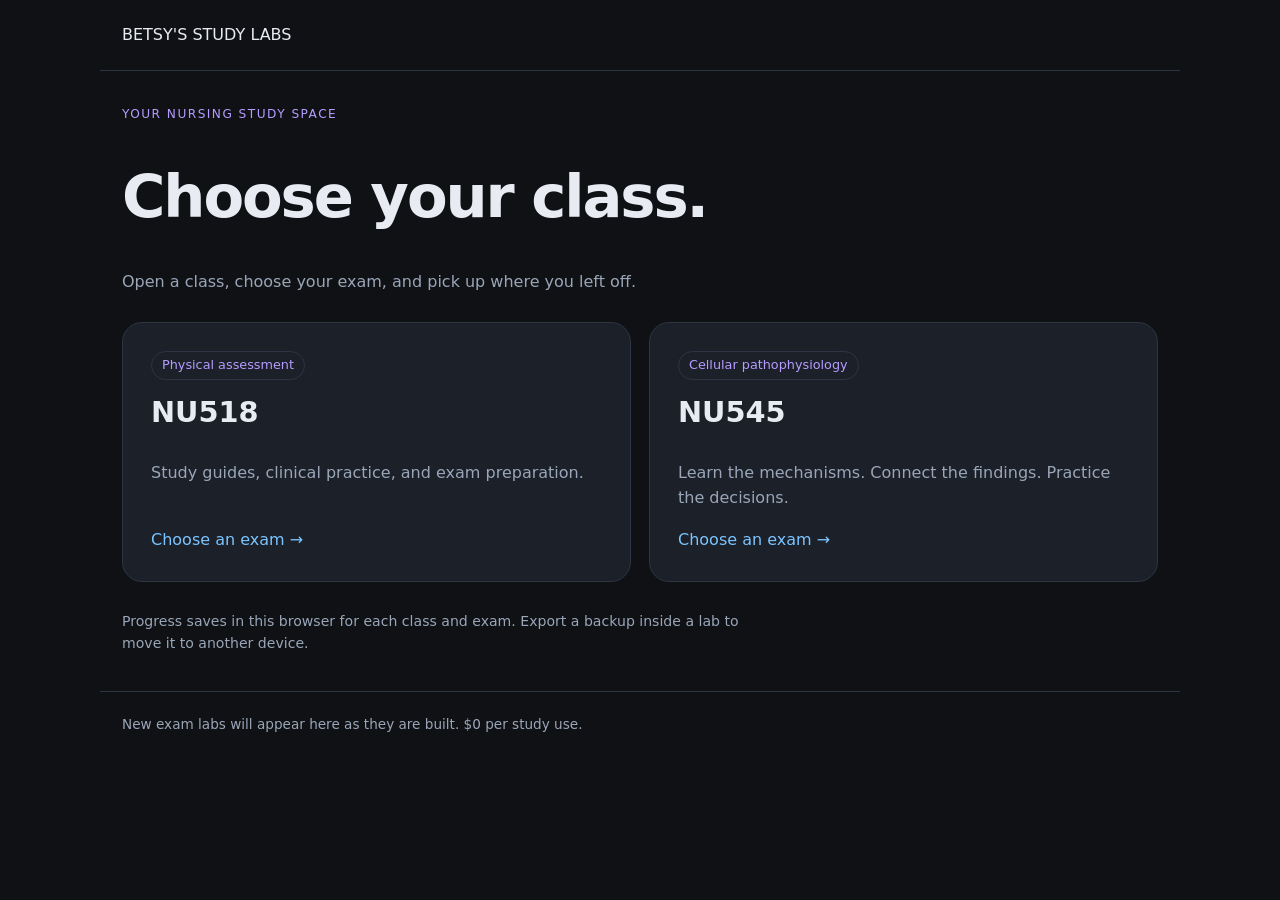
<file: site/index.html>
<!doctype html><html lang="en"><head><meta charset="utf-8"><meta name="viewport" content="width=device-width,initial-scale=1"><title>Mom's Study Labs</title><meta name="description" content="Choose your nursing class and exam study lab."><link rel="stylesheet" href="css/portal.css"><link rel="icon" href="data:,"></head><body><header>BETSY'S STUDY LABS</header><main><p class="eyebrow">Your nursing study space</p><h1>Choose your class.</h1><p>Open a class, choose your exam, and pick up where you left off.</p><div class="grid"><a class="card" href="nu518/"><span class="badge">Physical assessment</span><h2>NU518</h2><p>Study guides, clinical practice, and exam preparation.</p><span class="go">Choose an exam →</span></a><a class="card" href="nu545/"><span class="badge">Cellular pathophysiology</span><h2>NU545</h2><p>Learn the mechanisms. Connect the findings. Practice the decisions.</p><span class="go">Choose an exam →</span></a></div><p class="small">Progress saves in this browser for each class and exam. Export a backup inside a lab to move it to another device.</p></main><footer>New exam labs will appear here as they are built. $0 per study use.</footer><script>if(['home','guide','practice','review','cases','boss','mock','progress','sources','evidence','data'].includes(location.hash.slice(1).split('/')[0]))location.replace('nu518/exam2/'+location.hash);</script></body></html>
</file>
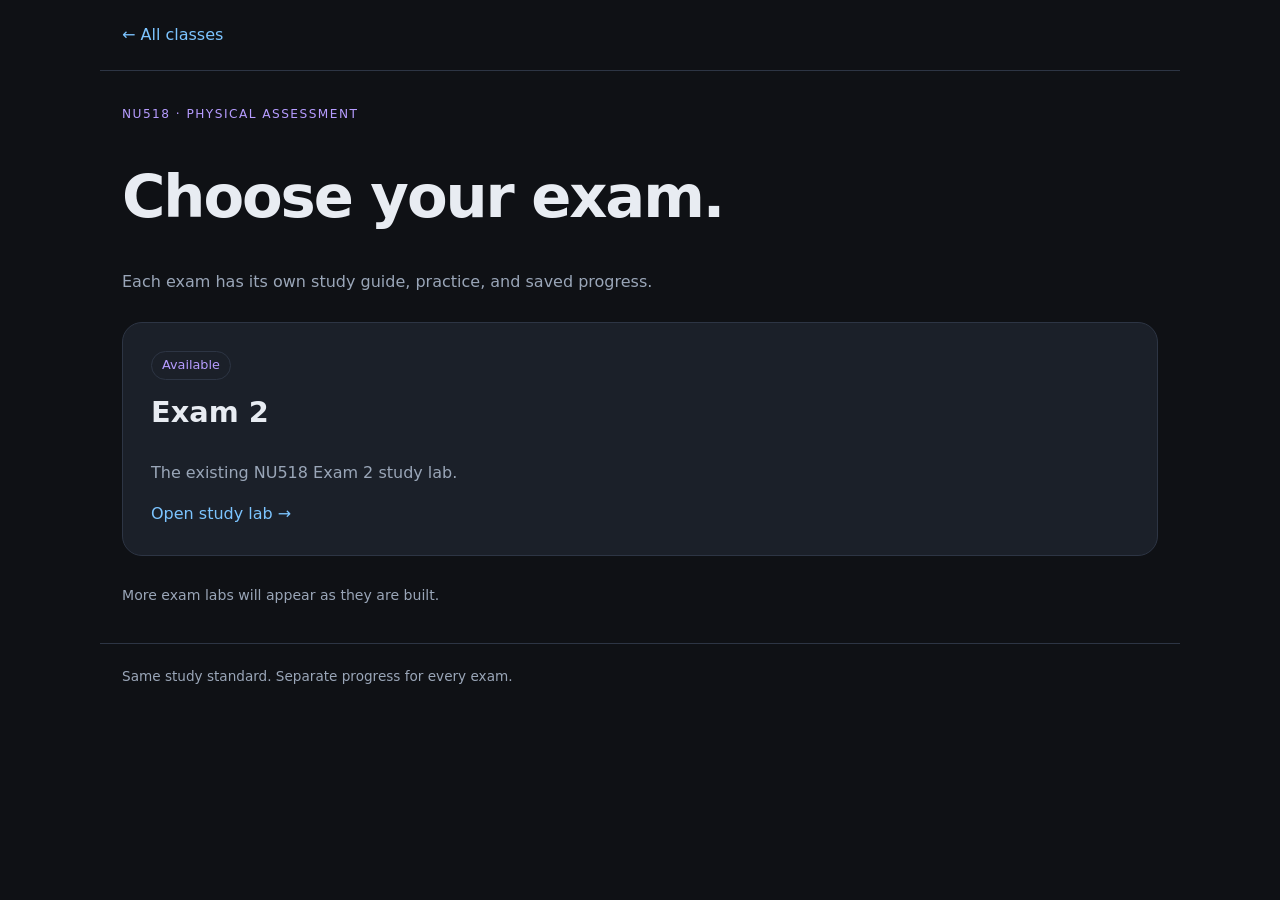
<file: site/nu518/index.html>
<!doctype html><html lang="en"><head><meta charset="utf-8"><meta name="viewport" content="width=device-width,initial-scale=1"><title>NU518 · Exam labs</title><link rel="stylesheet" href="../css/portal.css"><link rel="icon" href="data:,"></head><body><header><a href="../">← All classes</a></header><main><p class="eyebrow">NU518 · Physical Assessment</p><h1>Choose your exam.</h1><p>Each exam has its own study guide, practice, and saved progress.</p><div class="grid"><a class="card" href="exam2/"><span class="badge">Available</span><h2>Exam 2</h2><p>The existing NU518 Exam 2 study lab.</p><span class="go">Open study lab →</span></a></div><p class="small">More exam labs will appear as they are built.</p></main><footer>Same study standard. Separate progress for every exam.</footer></body></html>
</file>
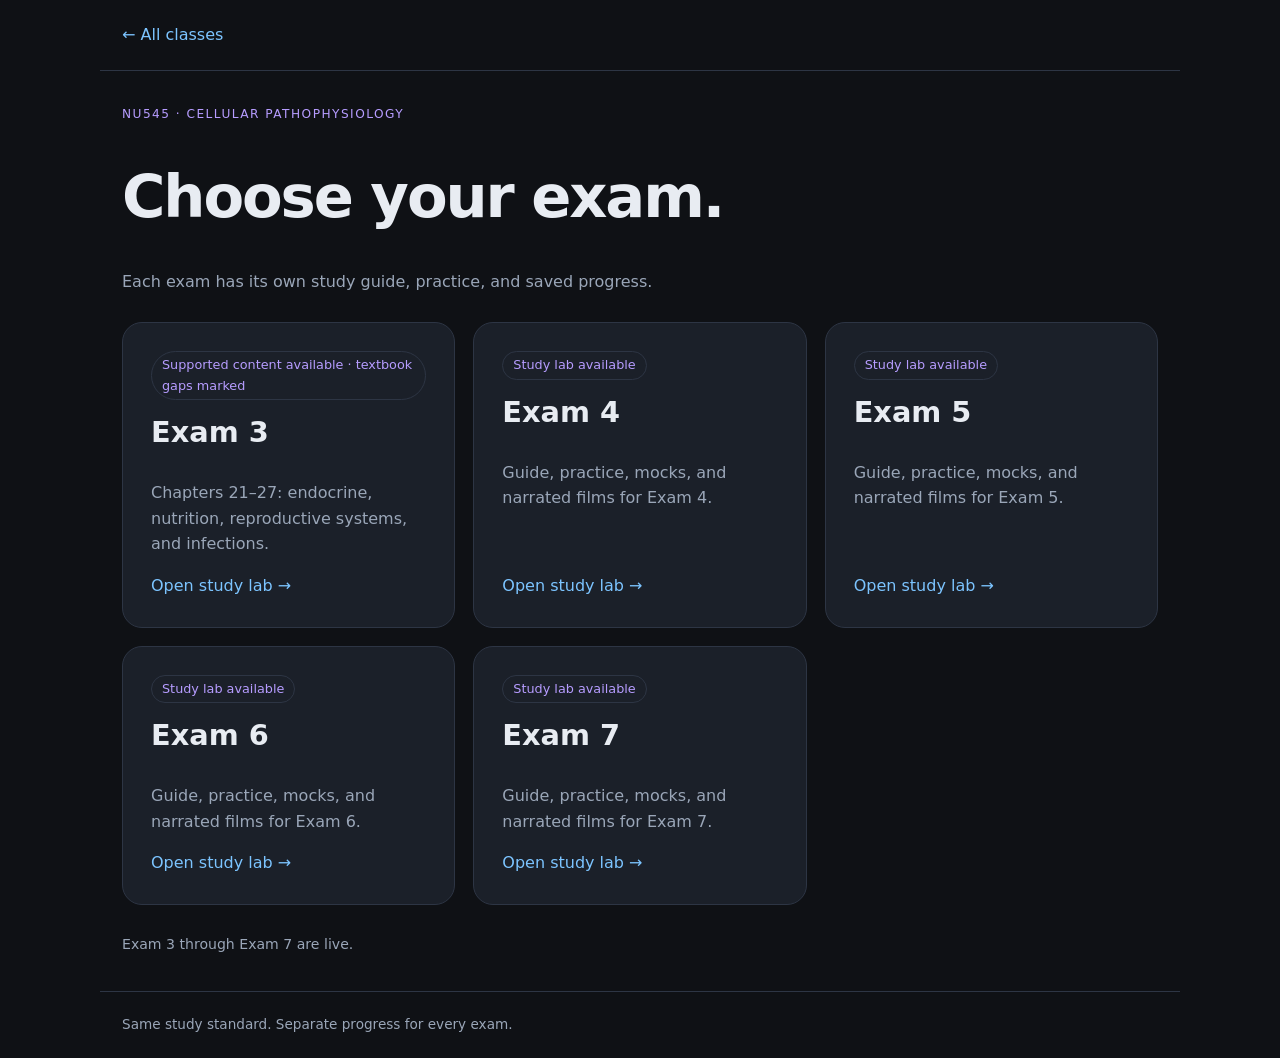
<file: site/nu545/index.html>
<!doctype html><html lang="en"><head><meta charset="utf-8"><meta name="viewport" content="width=device-width,initial-scale=1"><title>NU545 · Exam labs</title><link rel="stylesheet" href="../css/portal.css"><link rel="icon" href="data:,"></head><body><header><a href="../">← All classes</a></header><main><p class="eyebrow">NU545 · Cellular Pathophysiology</p><h1>Choose your exam.</h1><p>Each exam has its own study guide, practice, and saved progress.</p><div class="grid"><a class="card" href="exam3/"><span class="badge">Supported content available · textbook gaps marked</span><h2>Exam 3</h2><p>Chapters 21–27: endocrine, nutrition, reproductive systems, and infections.</p><span class="go">Open study lab →</span></a><a class="card" href="exam4/"><span class="badge">Study lab available</span><h2>Exam 4</h2><p>Guide, practice, mocks, and narrated films for Exam 4.</p><span class="go">Open study lab →</span></a><a class="card" href="exam5/"><span class="badge">Study lab available</span><h2>Exam 5</h2><p>Guide, practice, mocks, and narrated films for Exam 5.</p><span class="go">Open study lab →</span></a><a class="card" href="exam6/"><span class="badge">Study lab available</span><h2>Exam 6</h2><p>Guide, practice, mocks, and narrated films for Exam 6.</p><span class="go">Open study lab →</span></a><a class="card" href="exam7/"><span class="badge">Study lab available</span><h2>Exam 7</h2><p>Guide, practice, mocks, and narrated films for Exam 7.</p><span class="go">Open study lab →</span></a></div><p class="small">Exam 3 through Exam 7 are live.</p></main><footer>Same study standard. Separate progress for every exam.</footer></body></html>
</file>
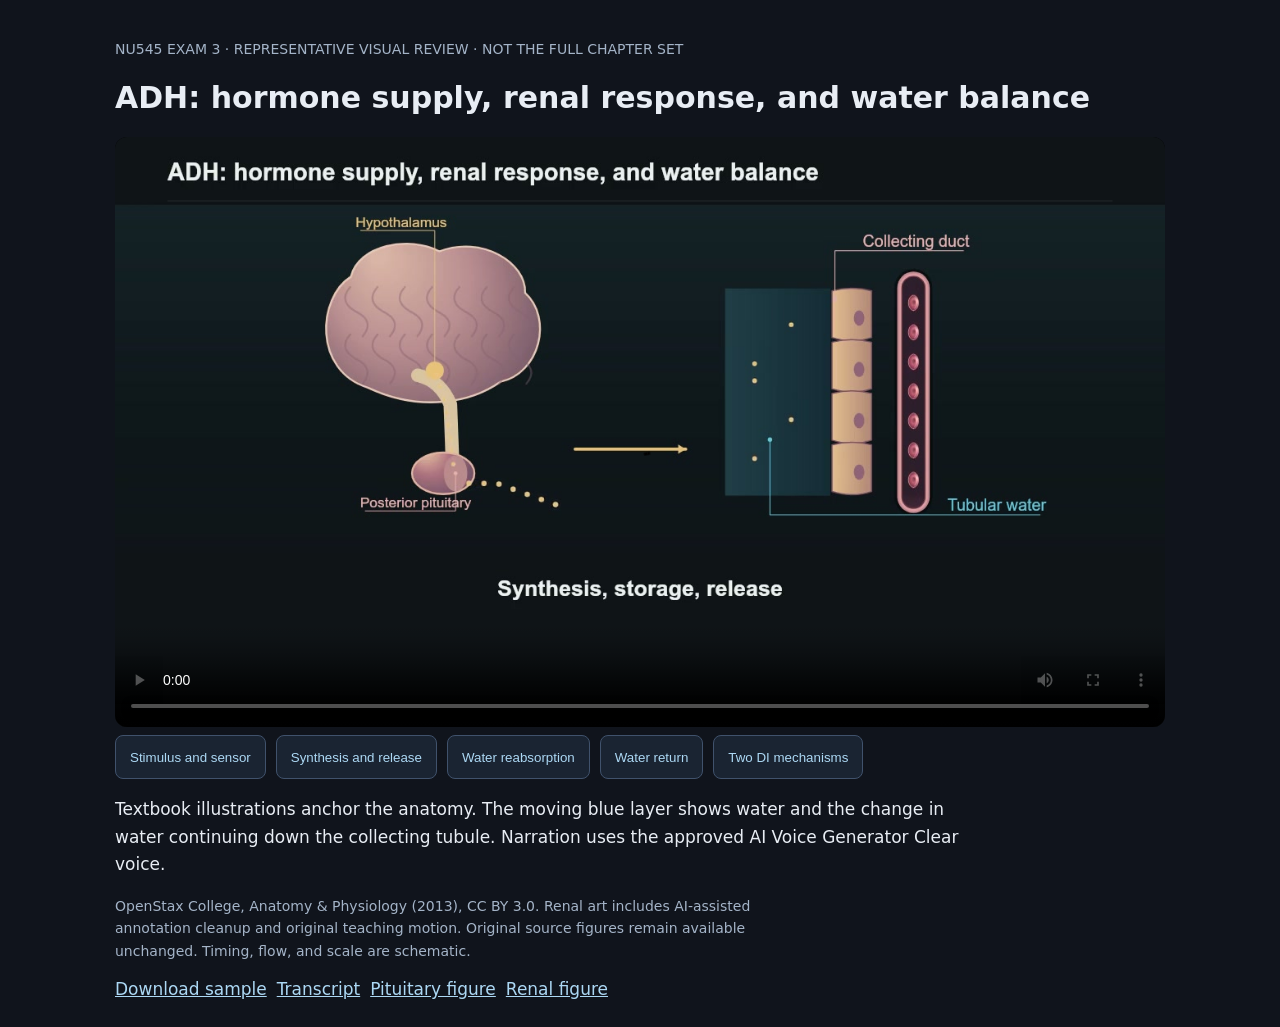
<file: site/nu545/exam3/visual-review/index.html>
<!doctype html><html lang="en"><head><meta charset="utf-8"><meta name="viewport" content="width=device-width,initial-scale=1"><title>NU545 · scholarly animation review</title><style>body{background:#10141c;color:#e8edf4;font:17px/1.6 system-ui;margin:0}main{max-width:1050px;margin:auto;padding:24px}h1{line-height:1.2;font-size:30px}video{width:100%;background:#000;border-radius:12px}button,a{color:#acd8f4}button{padding:10px 14px;min-height:44px;border:1px solid #40526c;border-radius:8px;background:#1a2432;cursor:pointer}.row{display:flex;gap:10px;flex-wrap:wrap}.credit{color:#a4b4c8;font-size:14px}details{margin-top:20px}p{max-width:80ch}</style></head><body><main><p class="credit">NU545 EXAM 3 · REPRESENTATIVE VISUAL REVIEW · NOT THE FULL CHAPTER SET</p><h1>ADH: hormone supply, renal response, and water balance</h1><video id="film" controls playsinline preload="metadata" poster="../media/adh-academic-poster.jpg"><source src="../media/adh-academic-sample.mp4" type="video/mp4"><track kind="captions" src="../media/adh-academic.vtt" srclang="en" label="English" default></video><div class="row"><button data-seek="0">Stimulus and sensor</button><button data-seek="12.231">Synthesis and release</button><button data-seek="26.217">Water reabsorption</button><button data-seek="35.612">Water return</button><button data-seek="40.193">Two DI mechanisms</button></div><p>Textbook illustrations anchor the anatomy. The moving blue layer shows water and the change in water continuing down the collecting tubule. Narration uses the approved AI Voice Generator Clear voice.</p><p class="credit">OpenStax College, Anatomy & Physiology (2013), CC BY 3.0. Renal art includes AI-assisted annotation cleanup and original teaching motion. Original source figures remain available unchanged. Timing, flow, and scale are schematic.</p><div class="row"><a href="../media/adh-academic-sample.mp4" download>Download sample</a><a href="../media/adh-academic.txt">Transcript</a><a href="https://commons.wikimedia.org/wiki/File:1807_The_Posterior_Pituitary_Complex.jpg">Pituitary figure</a><a href="https://commons.wikimedia.org/wiki/File:2710_Aquaporins-01.jpg">Renal figure</a></div></main><script>document.querySelectorAll('[data-seek]').forEach(b=>b.addEventListener('click',()=>{document.getElementById('film').currentTime=+b.dataset.seek}));</script></body></html>
</file>
<file: site/css/portal.css>
:root{color-scheme:dark;--bg:#0f1115;--card:#1b2029;--line:#2d3544;--ink:#e8ecf2;--muted:#9aa6b8;--blue:#7cc4ff;--violet:#b69cff}*{box-sizing:border-box}body{margin:0;background:var(--bg);color:var(--ink);font:16px/1.6 system-ui,sans-serif}a{color:var(--blue)}header,main,footer{max-width:1080px;margin:auto;padding:22px}header{border-bottom:1px solid var(--line)}header a{text-decoration:none}h1{font-size:clamp(2.3rem,5vw,3.7rem);line-height:1.1;letter-spacing:-.035em}p{max-width:70ch;color:var(--muted)}.eyebrow{text-transform:uppercase;letter-spacing:.12em;font-size:.76rem;color:var(--violet)}.grid{display:grid;grid-template-columns:repeat(auto-fit,minmax(250px,1fr));gap:18px;margin:28px 0}.card{display:flex;flex-direction:column;border:1px solid var(--line);padding:28px;border-radius:20px;background:var(--card);text-decoration:none;color:var(--ink);min-height:210px}.card:hover{border-color:var(--blue);transform:translateY(-2px)}.card h2{font-size:1.8rem;margin:9px 0}.card .go{margin-top:auto;color:var(--blue)}.badge{display:inline-block;width:fit-content;padding:3px 10px;border:1px solid var(--line);border-radius:30px;color:var(--violet);font-size:.8rem}.small{font-size:.88rem}footer{border-top:1px solid var(--line);color:var(--muted);font-size:.85rem}a:focus-visible{outline:3px solid var(--blue);outline-offset:4px}@media print{body,.card{background:white;color:#111}p,footer{color:#333}header{display:none}}
</file>
